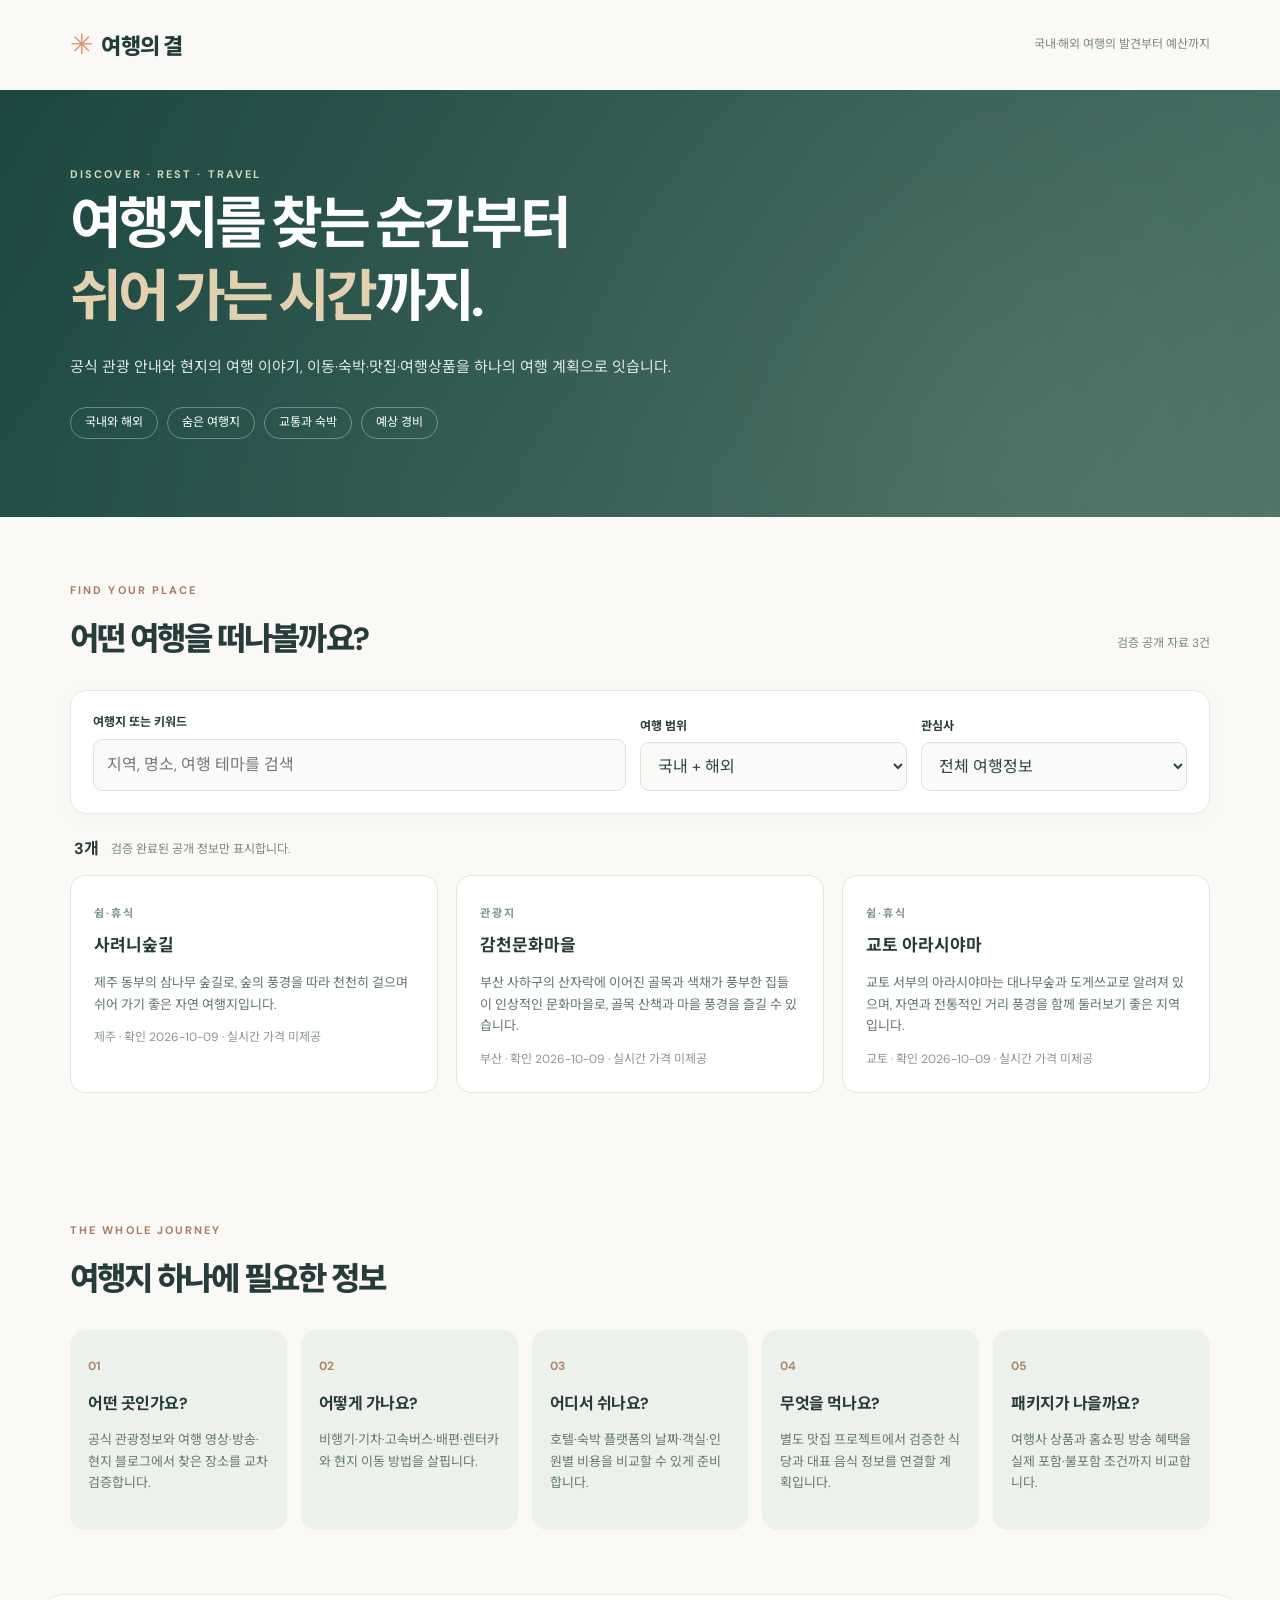
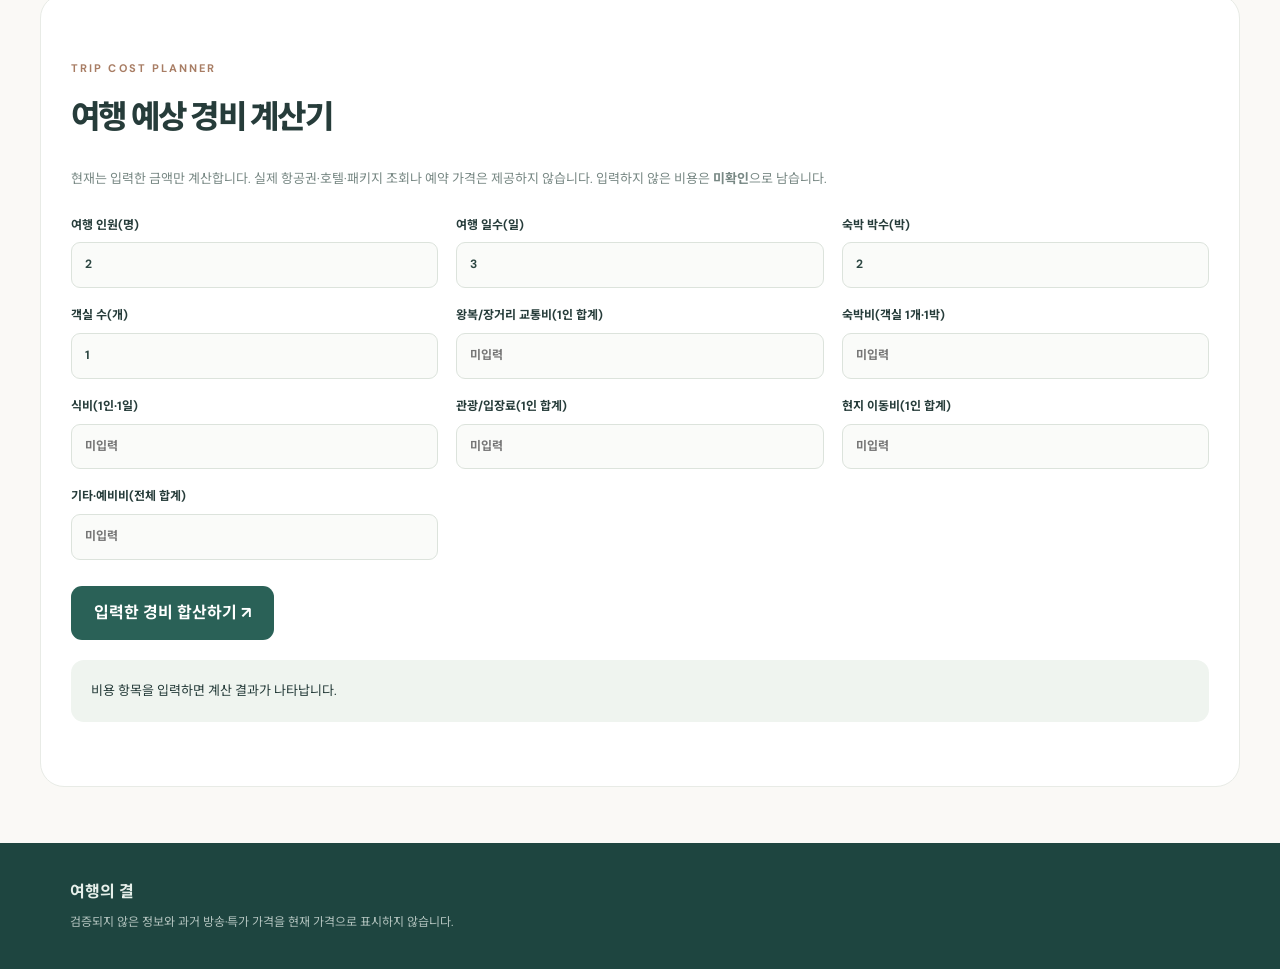
<file: index.html>
<!doctype html>
<html lang="ko">
<head>
  <meta charset="utf-8">
  <meta name="viewport" content="width=device-width,initial-scale=1">
  <meta name="theme-color" content="#f6f5f0">
  <meta name="description" content="국내·해외 여행지, 쉼과 휴식, 교통·숙박·패키지·맛집을 한 동선으로 탐색하는 여행정보 서비스 준비 화면입니다.">
  <title>여행의 결 | 여행·관광·쉼·휴식</title>
  <link rel="stylesheet" href="./styles.css">
  <script type="module" src="./app.js"></script>
</head>
<body>
  <header class="sitebar">
    <a class="brand" href="./" aria-label="여행의 결 홈"><span class="brand-mark">✳</span> 여행의 결</a>
    <span class="muted small">국내·해외 여행의 발견부터 예산까지</span>
  </header>
  <main>
    <section class="hero">
      <div class="hero-inner">
        <span class="eyebrow">DISCOVER · REST · TRAVEL</span>
        <h1>여행지를 찾는 순간부터<br><em>쉬어 가는 시간</em>까지.</h1>
        <p>공식 관광 안내와 현지의 여행 이야기, 이동·숙박·맛집·여행상품을 하나의 여행 계획으로 잇습니다.</p>
        <div class="hero-points"><span>국내와 해외</span><span>숨은 여행지</span><span>교통과 숙박</span><span>예상 경비</span></div>
      </div>
    </section>

    <section class="section" id="discover-section" aria-labelledby="discover-title">
      <div class="section-head">
        <div><p class="eyebrow">FIND YOUR PLACE</p><h2 id="discover-title">어떤 여행을 떠나볼까요?</h2></div>
        <p class="muted" id="data-status" role="status">검증된 여행정보 확인 중</p>
      </div>
      <div class="filters">
        <div class="field grow"><label for="search">여행지 또는 키워드</label><input id="search" type="search" placeholder="지역, 명소, 여행 테마를 검색" autocomplete="off"></div>
        <div class="field"><label for="scope">여행 범위</label><select id="scope"><option value="all">국내 + 해외</option><option value="KR">국내</option><option value="overseas">해외</option></select></div>
        <div class="field"><label for="kind">관심사</label><select id="kind"><option value="all">전체 여행정보</option><option value="sight">관광지</option><option value="festival">축제·행사</option><option value="relax">쉼·휴식</option><option value="hidden">숨은 명소</option><option value="transport">교통</option><option value="lodging">숙박</option><option value="package">패키지·홈쇼핑</option><option value="dining">맛집</option></select></div>
      </div>
      <div class="resultbar"><strong id="result-count">0개</strong><span class="muted small">검증 완료된 공개 정보만 표시합니다.</span></div>
      <div id="results" class="result-grid" aria-live="polite"></div>
      <div id="empty" class="empty"><span class="empty-icon">⌁</span><h3>여행정보를 차근차근 준비하고 있어요.</h3><p>첫 공식 데이터가 검증되면 이곳에 표시됩니다. 실시간 가격·재고를 임의로 표시하지 않습니다.</p></div>
    </section>

    <section id="place-detail" class="section place-detail" aria-labelledby="detail-title" hidden></section>

    <section class="section">
      <div class="section-head"><div><p class="eyebrow">THE WHOLE JOURNEY</p><h2>여행지 하나에 필요한 정보</h2></div></div>
      <div class="topics">
        <article><span>01</span><h3>어떤 곳인가요?</h3><p>공식 관광정보와 여행 영상·방송·현지 블로그에서 찾은 장소를 교차 검증합니다.</p></article>
        <article><span>02</span><h3>어떻게 가나요?</h3><p>비행기·기차·고속버스·배편·렌터카와 현지 이동 방법을 살핍니다.</p></article>
        <article><span>03</span><h3>어디서 쉬나요?</h3><p>호텔·숙박 플랫폼의 날짜·객실·인원별 비용을 비교할 수 있게 준비합니다.</p></article>
        <article><span>04</span><h3>무엇을 먹나요?</h3><p>별도 맛집 프로젝트에서 검증한 식당과 대표 음식 정보를 연결할 계획입니다.</p></article>
        <article><span>05</span><h3>패키지가 나을까요?</h3><p>여행사 상품과 홈쇼핑 방송 혜택을 실제 포함·불포함 조건까지 비교합니다.</p></article>
      </div>
    </section>

    <section class="section budget-section" id="budget">
      <div class="section-head"><div><p class="eyebrow">TRIP COST PLANNER</p><h2>여행 예상 경비 계산기</h2></div></div>
      <p class="muted">현재는 입력한 금액만 계산합니다. 실제 항공권·호텔·패키지 조회나 예약 가격은 제공하지 않습니다. 입력하지 않은 비용은 <strong>미확인</strong>으로 남습니다.</p>
      <form id="budget-form">
        <div class="form-grid">
          <label>여행 인원(명)<input name="people" type="number" min="1" step="1" value="2" required></label>
          <label>여행 일수(일)<input name="days" type="number" min="1" step="1" value="3" required></label>
          <label>숙박 박수(박)<input name="nights" type="number" min="0" step="1" value="2" required></label>
          <label>객실 수(개)<input name="rooms" type="number" min="1" step="1" value="1" required></label>
          <label>왕복/장거리 교통비(1인 합계)<input name="transport" type="number" min="0" step="1" placeholder="미입력"></label>
          <label>숙박비(객실 1개·1박)<input name="roomNight" type="number" min="0" step="1" placeholder="미입력"></label>
          <label>식비(1인·1일)<input name="foodDaily" type="number" min="0" step="1" placeholder="미입력"></label>
          <label>관광/입장료(1인 합계)<input name="admissions" type="number" min="0" step="1" placeholder="미입력"></label>
          <label>현지 이동비(1인 합계)<input name="localTransport" type="number" min="0" step="1" placeholder="미입력"></label>
          <label>기타·예비비(전체 합계)<input name="reserve" type="number" min="0" step="1" placeholder="미입력"></label>
        </div>
        <button type="submit">입력한 경비 합산하기 ↗</button>
      </form>
      <div id="budget-result" class="budget-result" role="status" aria-live="polite"><p>비용 항목을 입력하면 계산 결과가 나타납니다.</p></div>
    </section>
  </main>
  <footer><strong>여행의 결</strong><p>검증되지 않은 정보와 과거 방송·특가 가격을 현재 가격으로 표시하지 않습니다.</p></footer>
</body>
</html>
</file>
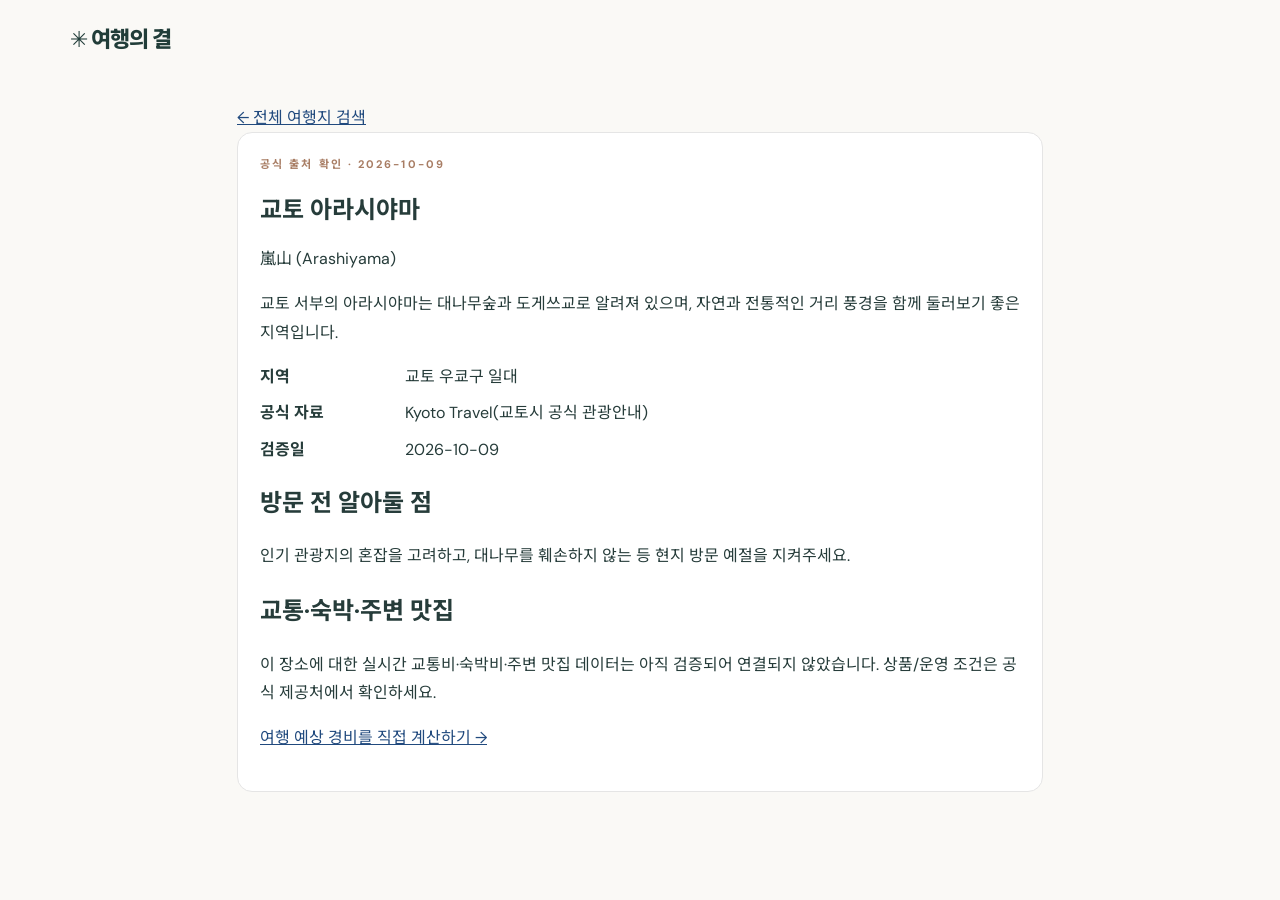
<file: places/jp/kyoto/arashiyama/index.html>
<!doctype html>
<html lang="ko"><head><meta charset="utf-8"><meta name="viewport" content="width=device-width,initial-scale=1">
<title>교토 아라시야마 | 여행의 결</title>
<meta name="description" content="교토 서부의 아라시야마는 대나무숲과 도게쓰교로 알려져 있으며, 자연과 전통적인 거리 풍경을 함께 둘러보기 좋은 지역입니다.">
<link rel="stylesheet" href="../../../../styles.css">
<style>.travel-static{max-width:850px;margin:25px auto;padding:0 22px}.travel-static article{background:white;border-radius:15px;padding:22px;border:1px solid #e5e5e5}.travel-static h1{line-height:1.3}.travel-static p{line-height:1.8}.travel-static dl{display:grid;grid-template-columns:95px 1fr;gap:10px}.travel-static dt{font-weight:700}.travel-static a{color:#214a7e}@media(max-width:520px){.travel-static{padding:0 14px}.travel-static article{padding:15px}}</style>
</head><body><header class="sitebar"><a class="brand" href="../../../../">✳ 여행의 결</a></header><main class="travel-static">
<nav aria-label="이동"><a href="../../../../">← 전체 여행지 검색</a></nav><article>
<p class="eyebrow">공식 출처 확인 · 2026-10-09</p><h1>교토 아라시야마</h1>
<p>嵐山 (Arashiyama)</p><p>교토 서부의 아라시야마는 대나무숲과 도게쓰교로 알려져 있으며, 자연과 전통적인 거리 풍경을 함께 둘러보기 좋은 지역입니다.</p>
<dl><dt>지역</dt><dd>교토 우쿄구 일대</dd><dt>공식 자료</dt><dd>Kyoto Travel(교토시 공식 관광안내)</dd><dt>검증일</dt><dd>2026-10-09</dd></dl>
<h2>방문 전 알아둘 점</h2><p>인기 관광지의 혼잡을 고려하고, 대나무를 훼손하지 않는 등 현지 방문 예절을 지켜주세요.</p>
<h2>교통·숙박·주변 맛집</h2><p>이 장소에 대한 실시간 교통비·숙박비·주변 맛집 데이터는 아직 검증되어 연결되지 않았습니다. 상품/운영 조건은 공식 제공처에서 확인하세요.</p>
<p><a href="../../../../#budget">여행 예상 경비를 직접 계산하기 →</a></p>
</article></main></body></html>
</file>
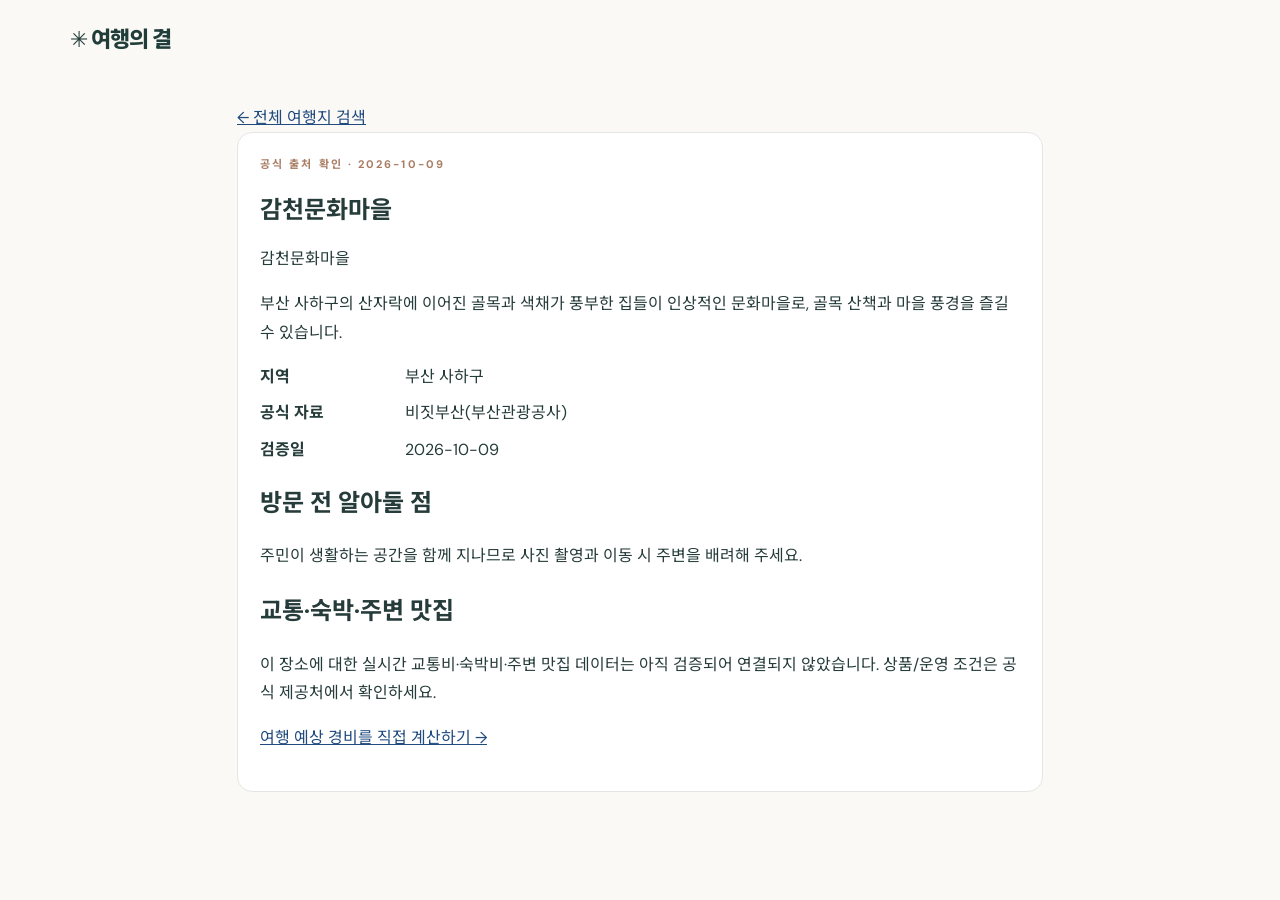
<file: places/kr/busan/gamcheon-culture-village/index.html>
<!doctype html>
<html lang="ko"><head><meta charset="utf-8"><meta name="viewport" content="width=device-width,initial-scale=1">
<title>감천문화마을 | 여행의 결</title>
<meta name="description" content="부산 사하구의 산자락에 이어진 골목과 색채가 풍부한 집들이 인상적인 문화마을로, 골목 산책과 마을 풍경을 즐길 수 있습니다.">
<link rel="stylesheet" href="../../../../styles.css">
<style>.travel-static{max-width:850px;margin:25px auto;padding:0 22px}.travel-static article{background:white;border-radius:15px;padding:22px;border:1px solid #e5e5e5}.travel-static h1{line-height:1.3}.travel-static p{line-height:1.8}.travel-static dl{display:grid;grid-template-columns:95px 1fr;gap:10px}.travel-static dt{font-weight:700}.travel-static a{color:#214a7e}@media(max-width:520px){.travel-static{padding:0 14px}.travel-static article{padding:15px}}</style>
</head><body><header class="sitebar"><a class="brand" href="../../../../">✳ 여행의 결</a></header><main class="travel-static">
<nav aria-label="이동"><a href="../../../../">← 전체 여행지 검색</a></nav><article>
<p class="eyebrow">공식 출처 확인 · 2026-10-09</p><h1>감천문화마을</h1>
<p>감천문화마을</p><p>부산 사하구의 산자락에 이어진 골목과 색채가 풍부한 집들이 인상적인 문화마을로, 골목 산책과 마을 풍경을 즐길 수 있습니다.</p>
<dl><dt>지역</dt><dd>부산 사하구</dd><dt>공식 자료</dt><dd>비짓부산(부산관광공사)</dd><dt>검증일</dt><dd>2026-10-09</dd></dl>
<h2>방문 전 알아둘 점</h2><p>주민이 생활하는 공간을 함께 지나므로 사진 촬영과 이동 시 주변을 배려해 주세요.</p>
<h2>교통·숙박·주변 맛집</h2><p>이 장소에 대한 실시간 교통비·숙박비·주변 맛집 데이터는 아직 검증되어 연결되지 않았습니다. 상품/운영 조건은 공식 제공처에서 확인하세요.</p>
<p><a href="../../../../#budget">여행 예상 경비를 직접 계산하기 →</a></p>
</article></main></body></html>
</file>
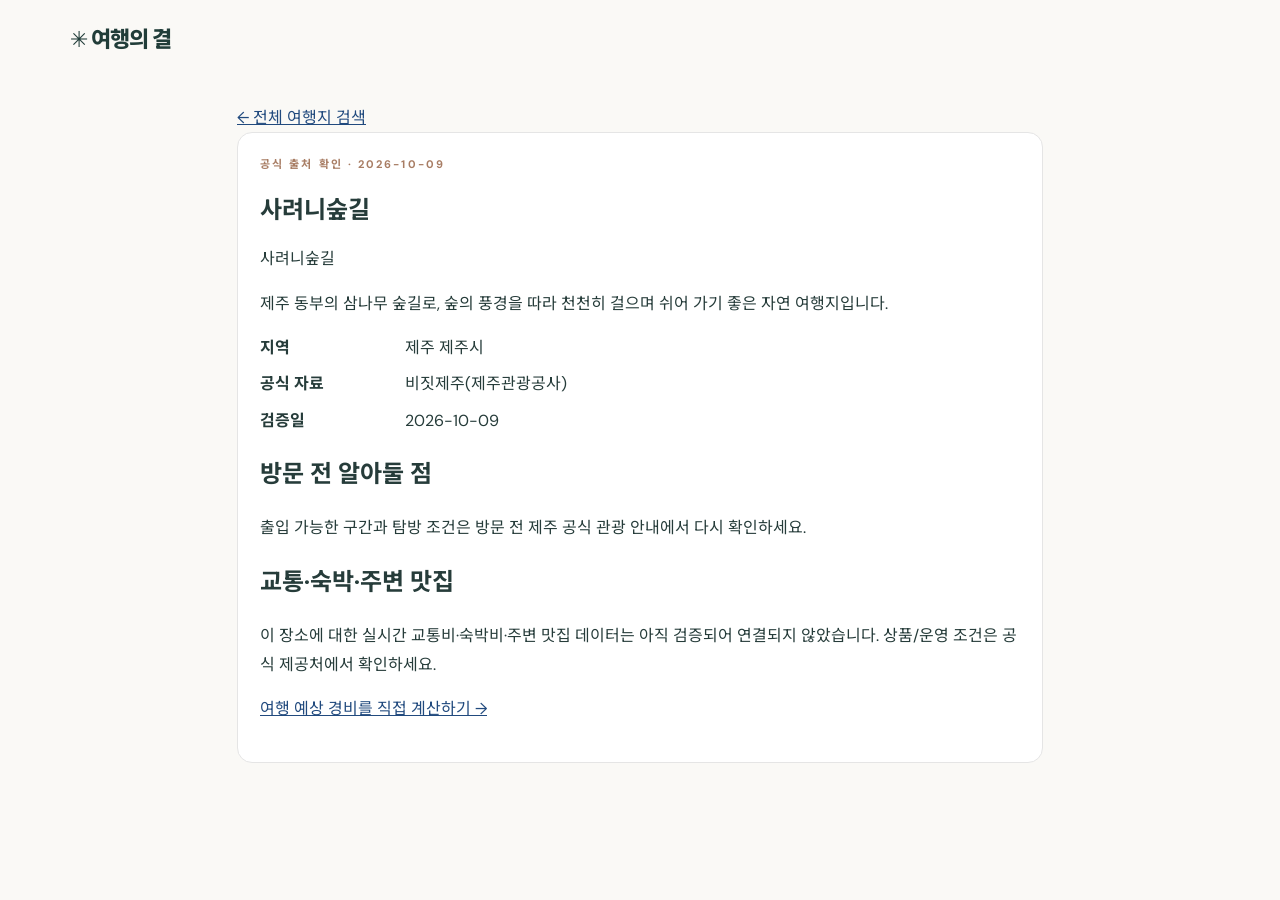
<file: places/kr/jeju/saryeoni-forest/index.html>
<!doctype html>
<html lang="ko"><head><meta charset="utf-8"><meta name="viewport" content="width=device-width,initial-scale=1">
<title>사려니숲길 | 여행의 결</title>
<meta name="description" content="제주 동부의 삼나무 숲길로, 숲의 풍경을 따라 천천히 걸으며 쉬어 가기 좋은 자연 여행지입니다.">
<link rel="stylesheet" href="../../../../styles.css">
<style>.travel-static{max-width:850px;margin:25px auto;padding:0 22px}.travel-static article{background:white;border-radius:15px;padding:22px;border:1px solid #e5e5e5}.travel-static h1{line-height:1.3}.travel-static p{line-height:1.8}.travel-static dl{display:grid;grid-template-columns:95px 1fr;gap:10px}.travel-static dt{font-weight:700}.travel-static a{color:#214a7e}@media(max-width:520px){.travel-static{padding:0 14px}.travel-static article{padding:15px}}</style>
</head><body><header class="sitebar"><a class="brand" href="../../../../">✳ 여행의 결</a></header><main class="travel-static">
<nav aria-label="이동"><a href="../../../../">← 전체 여행지 검색</a></nav><article>
<p class="eyebrow">공식 출처 확인 · 2026-10-09</p><h1>사려니숲길</h1>
<p>사려니숲길</p><p>제주 동부의 삼나무 숲길로, 숲의 풍경을 따라 천천히 걸으며 쉬어 가기 좋은 자연 여행지입니다.</p>
<dl><dt>지역</dt><dd>제주 제주시</dd><dt>공식 자료</dt><dd>비짓제주(제주관광공사)</dd><dt>검증일</dt><dd>2026-10-09</dd></dl>
<h2>방문 전 알아둘 점</h2><p>출입 가능한 구간과 탐방 조건은 방문 전 제주 공식 관광 안내에서 다시 확인하세요.</p>
<h2>교통·숙박·주변 맛집</h2><p>이 장소에 대한 실시간 교통비·숙박비·주변 맛집 데이터는 아직 검증되어 연결되지 않았습니다. 상품/운영 조건은 공식 제공처에서 확인하세요.</p>
<p><a href="../../../../#budget">여행 예상 경비를 직접 계산하기 →</a></p>
</article></main></body></html>
</file>
<file: styles.css>
@import url('https://fonts.googleapis.com/css2?family=DM+Sans:wght@400;500;600;700&family=Noto+Sans+KR:wght@400;500;600;700;800&display=swap');
:root{font-family:'DM Sans','Noto Sans KR',system-ui,sans-serif;color:#263c3a;background:#faf9f6;line-height:1.65}
*{box-sizing:border-box}body{margin:0}button,input,select{font:inherit}button{cursor:pointer}button:focus-visible,input:focus-visible,select:focus-visible,a:focus-visible{outline:3px solid #79b4a9;outline-offset:3px}
.sitebar{max-width:1200px;margin:auto;padding:22px 30px;display:flex;align-items:center;justify-content:space-between;gap:20px}.brand{text-decoration:none;color:#213d39;font-weight:800;letter-spacing:-.045em;font-size:22px}.brand-mark{color:#dd926a;font-size:28px;margin-right:5px}
.small{font-size:12px}.muted{color:#788884}.hero{background:linear-gradient(125deg,rgba(29,71,66,.93),rgba(63,111,101,.83)),radial-gradient(circle at 80% 80%,#d1b397,#163d39);color:white;min-height:370px}.hero-inner{max-width:1200px;margin:auto;padding:70px 30px 78px}.eyebrow{font-size:11px;font-weight:700;letter-spacing:.19em;color:#a87d64;margin:0 0 14px}.hero .eyebrow{color:#d5d7b8}.hero h1{font-size:clamp(34px,4.4vw,58px);letter-spacing:-.065em;line-height:1.3;margin:0 0 20px;font-weight:700}.hero h1 em{font-style:normal;color:#e2d1b0}.hero p{max-width:700px;font-size:15px;opacity:.86;line-height:1.9}.hero-points{display:flex;flex-wrap:wrap;gap:9px;margin-top:26px}.hero-points span{border:1px solid #ffffff55;border-radius:100px;padding:5px 14px;font-size:12px}
.section{max-width:1200px;margin:0 auto;padding:64px 30px}.section-head{display:flex;align-items:end;justify-content:space-between;gap:15px;margin-bottom:24px}.section-head h2{font-size:clamp(23px,3vw,32px);letter-spacing:-.055em;margin:0;font-weight:800}.section-head .muted{font-size:12px}
.filters{background:#fff;border:1px solid #e5e9e4;border-radius:16px;padding:22px;display:flex;gap:14px;align-items:end;flex-wrap:wrap;box-shadow:0 4px 20px #24413b08}.field{min-width:150px;flex:1}.field.grow{flex:2;min-width:220px}.field label{display:block;font-size:12px;font-weight:700;margin-bottom:6px}input,select{min-width:0;width:100%;padding:12px 13px;background:#fafbf9;border:1px solid #dce3dc;border-radius:9px;color:#2c4642}
.resultbar{display:flex;align-items:center;gap:12px;margin:22px 4px 12px}.result-grid{display:grid;grid-template-columns:repeat(3,minmax(0,1fr));gap:18px}.item{border:1px solid #e0e6df;border-radius:15px;background:white;padding:23px}.item h3{margin:6px 0;font-size:17px}.item .eyebrow{color:#7a948a}.item p{font-size:13px;color:#627570}.item-meta{font-size:12px;color:#8a9791}.empty{text-align:center;border:1px dashed #ced8d0;border-radius:18px;background:#fff;padding:50px 20px;color:#667970}.empty h3{font-size:18px;margin:8px 0}.empty p{font-size:13px;margin:0}.empty-icon{font-size:44px;color:#b0c5b9}
.topics{display:grid;grid-template-columns:repeat(5,minmax(0,1fr));gap:14px}.topics article{background:#edf1eb;padding:22px 18px;border-radius:15px;min-height:200px}.topics article span{color:#ad876d;font-weight:700;font-size:12px}.topics h3{font-size:16px;letter-spacing:-.03em;margin:12px 0}.topics p{color:#657974;font-size:13px;margin:0}
.budget-section{background:white;border-radius:24px;margin-bottom:56px;border:1px solid #e8ebe6}.budget-section>.muted{font-size:13px}.form-grid{display:grid;grid-template-columns:repeat(3,minmax(0,1fr));gap:18px;margin:26px 0}.form-grid label{display:block;font-size:12px;font-weight:700}.form-grid input{display:block;margin-top:7px}.budget-section button{border:0;border-radius:11px;background:#2a6157;color:white;font-weight:700;padding:14px 23px}.budget-result{margin-top:20px;padding:20px;background:#eff4ef;border-radius:13px}.budget-result p{margin:0;font-size:13px}.price-big{font-size:27px;font-weight:800;letter-spacing:-.03em}.cost-list{display:grid;grid-template-columns:repeat(2,minmax(0,1fr));gap:5px 18px;padding:0;list-style:none;font-size:13px}.cost-list li{display:flex;justify-content:space-between;border-bottom:1px solid #dbe3dc;padding:9px 0;gap:12px}footer{padding:36px 30px;background:#1e4540;color:#e6efea}footer>*{max-width:1140px;margin:0 auto;display:block}footer p{font-size:12px;opacity:.75;margin-top:8px}
@media(max-width:900px){.topics{grid-template-columns:repeat(2,minmax(0,1fr))}.result-grid{grid-template-columns:repeat(2,minmax(0,1fr))}.form-grid{grid-template-columns:repeat(2,minmax(0,1fr))}}
@media(max-width:600px){.sitebar{padding:16px}.sitebar .muted{display:none}.hero-inner{padding:55px 20px}.section{padding:45px 18px}.section-head{display:block}.filters{padding:15px}.field,.field.grow{min-width:100%}.topics{grid-template-columns:1fr}.topics article{min-height:auto}.result-grid{grid-template-columns:1fr}.form-grid{grid-template-columns:1fr}.budget-section{border-radius:0;margin-bottom:0}.hero h1{font-size:34px}}

/* Official destination detail view */
.item{display:block;text-decoration:none;color:inherit;transition:border-color .15s,box-shadow .15s}
.item:hover{border-color:#86a99f;box-shadow:0 8px 24px #1c4b4012}
.item:focus-visible{outline:3px solid #79b4a9;outline-offset:3px}
.detail-back{display:inline-block;margin:0 0 22px;color:#2b6256;font-size:14px;font-weight:700;text-decoration:none}
.detail-top{border-bottom:1px solid #dce5df;padding-bottom:22px;margin-bottom:24px}
.detail-top h2{font-size:clamp(28px,4vw,42px);letter-spacing:-.05em;margin:0 0 9px}
.detail-top p{margin:5px 0}.detail-summary{font-size:16px!important;color:#3b5750!important;line-height:1.85}
.detail-source,.detail-tip,.detail-estimate{padding:20px 23px;border:1px solid #e1e9e2;border-radius:14px;margin:0 0 18px;background:#fff}
.detail-source p,.detail-tip p,.detail-estimate p{margin:6px 0 0;font-size:13px;color:#637b73}
.detail-tip{background:#edf3ee}.detail-tip h3{font-size:17px;margin:0}
.place-detail>h3{font-size:23px;letter-spacing:-.04em;margin:36px 0 8px}
.detail-grid{display:grid;grid-template-columns:repeat(2,minmax(0,1fr));gap:14px;margin:22px 0}
.detail-card{padding:22px;background:#f1f3ef;border-radius:14px}
.detail-card h4{font-size:17px;margin:0 0 8px}
.detail-card p{font-size:13px;color:#687b74;line-height:1.8;margin:0}
.detail-estimate{margin-top:26px}.detail-link{display:inline-block;font-size:13px;color:#225d50;font-weight:700;margin-top:14px}
[hidden]{display:none!important}
@media(max-width:650px){.detail-grid{grid-template-columns:1fr}}
</file>
